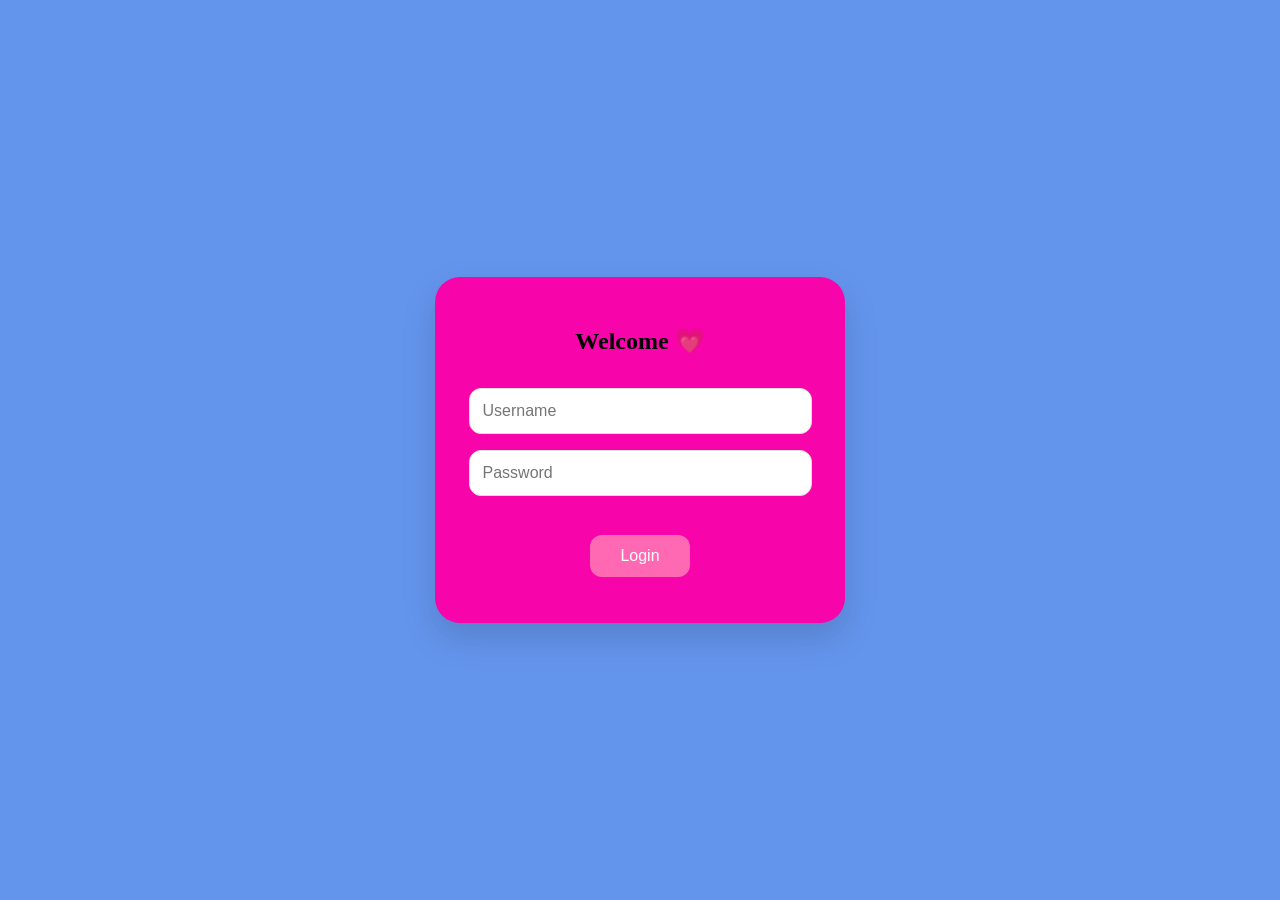
<file: index.html>
<!DOCTYPE html>
<html>
<head>
    <title>Login</title>
<link rel="stylesheet" href="index.css">
<link rel="icon" type="image/png" href="Icon.jpeg">
</head>
<body>
<div class="login-card">
    <h2>Welcome 💗</h2>
   <form id="loginForm">
    <input
        type="text"
        id="username"
        placeholder="Username">
    <input
        type="password"
        id="password"
        placeholder="Password">
    <p id="errorMessage"></p>
    <button type="submit">
        Login
    </button>
</form>

    <p id="message"></p>

</div>

    <script src="index.js"></script>
</body>
</html>
</file>
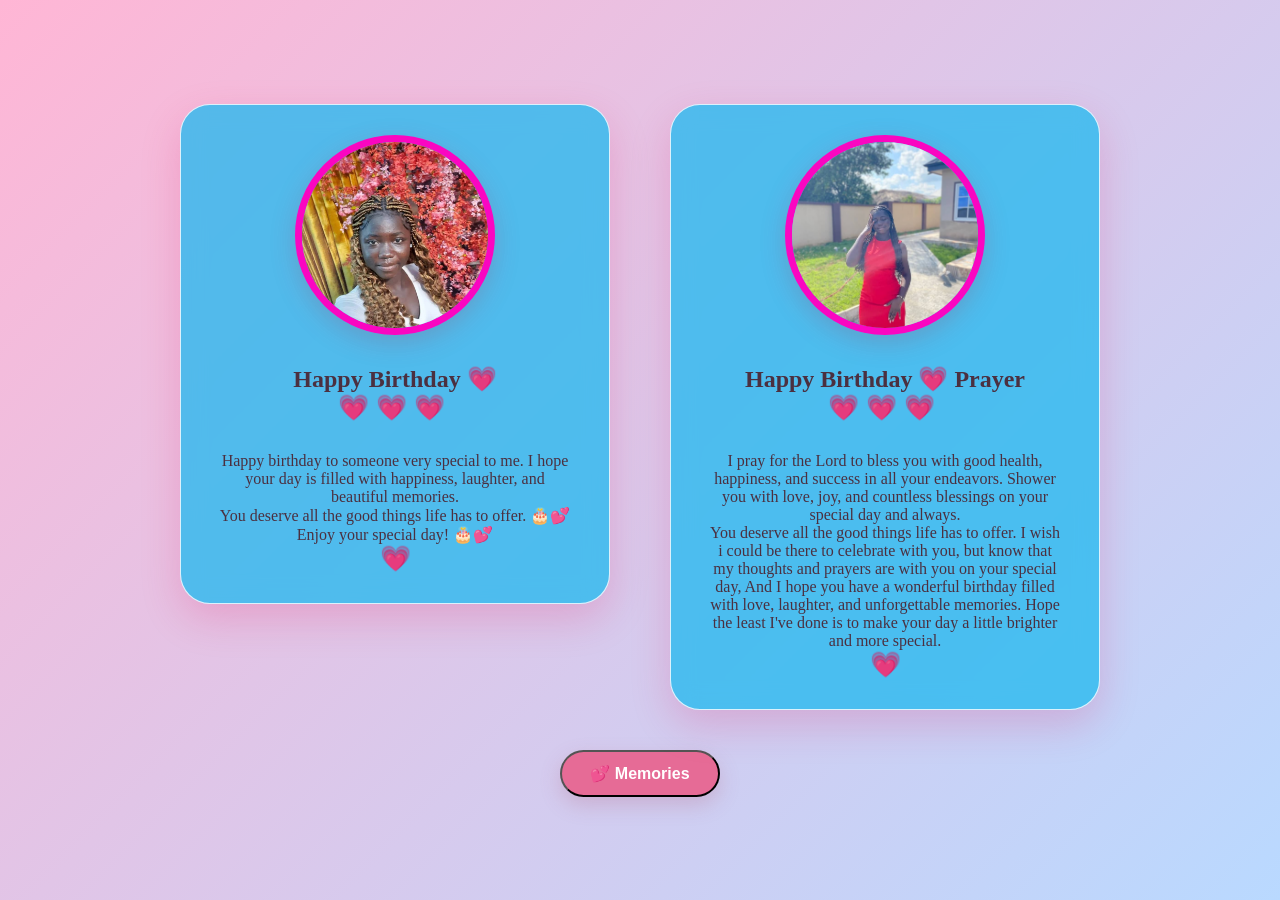
<file: home.html>
<!doctype html>
<html>
<head>
   <title>Happy Birthday!</title>
   <link rel="stylesheet" href="home.css">
   <link rel="icon" type="image/png" href="Six.jpeg">
</head>
<body>
 <div class="birthday-page">
  <div class="cards-container">

    <div class="birthday-card">
    
        <img src="One.jpeg" alt="Birthday picture" class="birthday-image">
        
        <h2>Happy Birthday 💗</h2>
        <div class="hearts">💗💗💗</div>
     <div class="message-card">
       <p>
        Happy birthday to someone very special to me.
        I hope your day is filled with happiness, laughter,
        and beautiful memories.
       </p>

       <p>
        You deserve all the good things life has to offer.
        🎂💕 Enjoy your special day! 🎂💕
       </p>
       <div class="bottom-heart">💗</div>
     </div>
    </div>
    <div class="birthday-card">
    
        <img src="Two.jpeg" alt="Birthday picture" class="birthday-image">
        
        <h2>Happy Birthday 💗 Prayer</h2>
        <div class="hearts">💗💗💗</div>
      <div class="message-card">
      <p>
        I pray for the Lord to bless you with good health, happiness, and success in all your endeavors.
        Shower you with love, joy, and countless blessings on your special day and always.
      </p>

      <p>
        You deserve all the good things life has to offer.
        I wish i could be there to celebrate with you, but know that my thoughts and prayers are with you on your special day, 
        And I hope you have a wonderful birthday filled with love, laughter, and unforgettable memories.
        Hope the least I've done is to make your day a little brighter and more special. 
      </p>
      </div>
     <div class="bottom-heart">💗</div>
      </div>
 </div>
 <button class="memories-button" onclick="window.location.href='memories.html'">
      💕 Memories
      </button>
 </div>
</body>
</file>
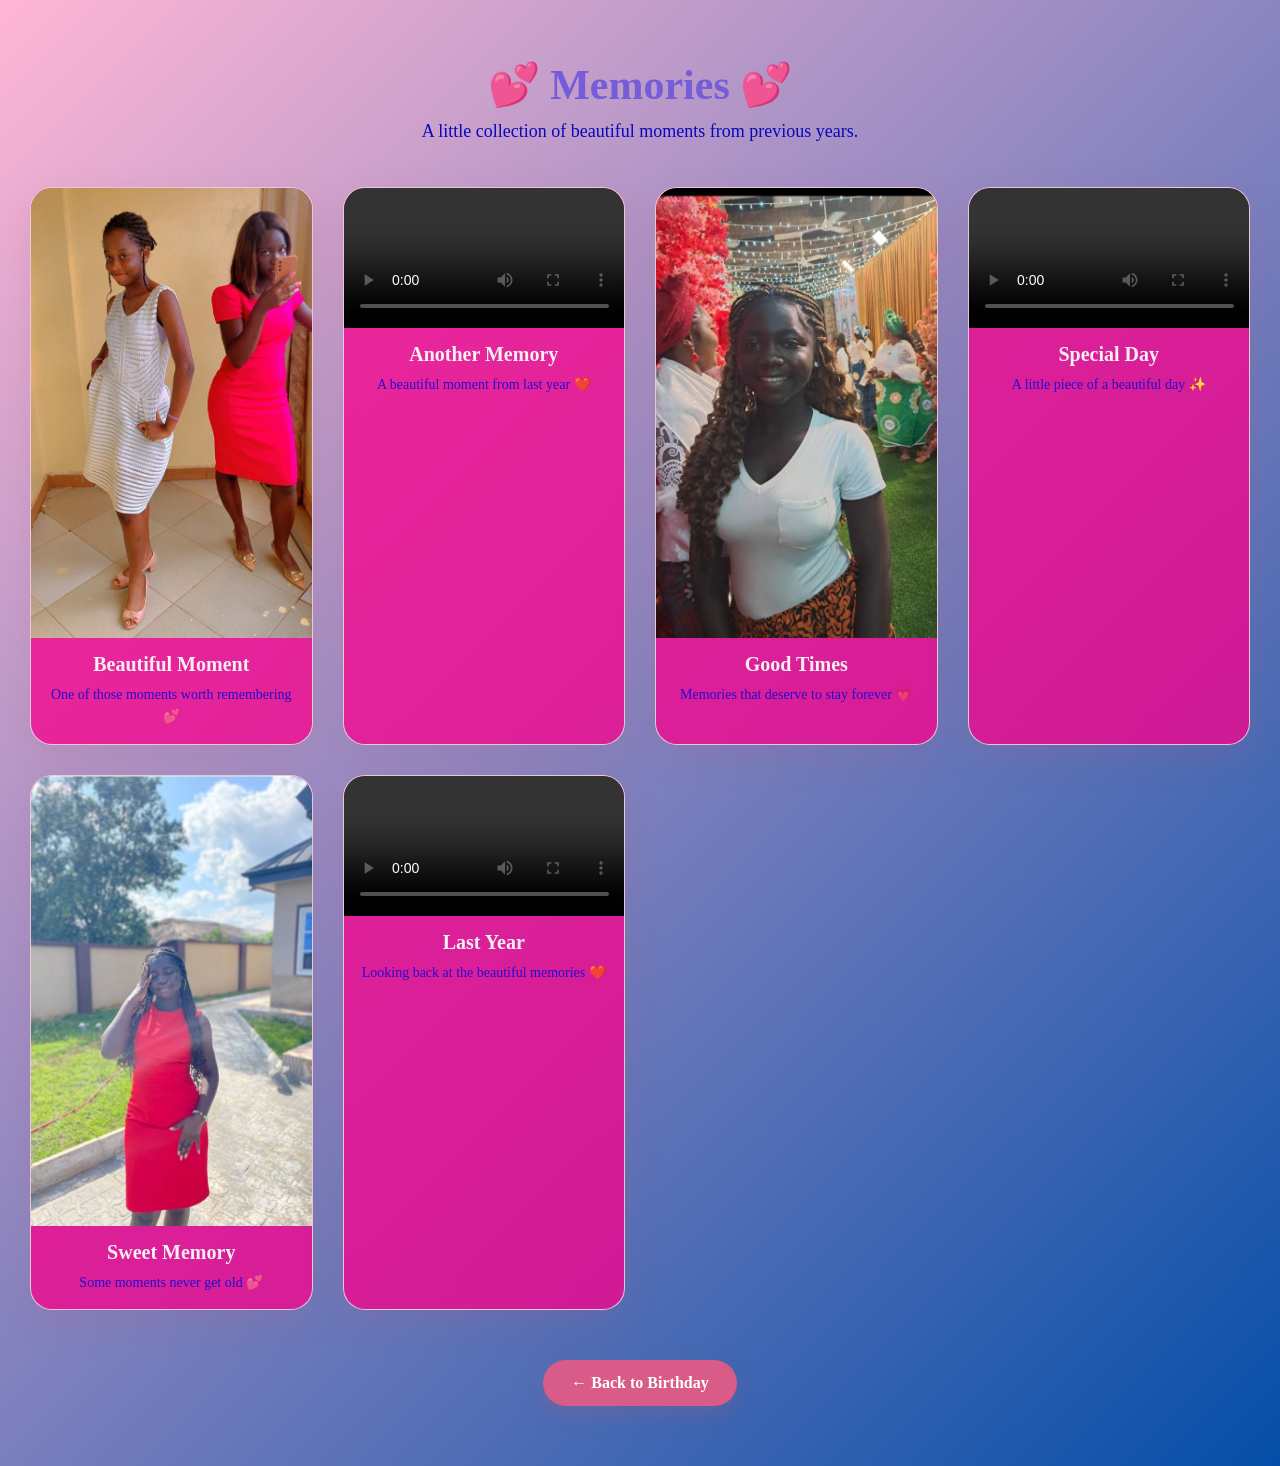
<file: memories.html>
<!DOCTYPE html>
<html lang="en">
<head>
    <meta charset="UTF-8">
    <meta name="viewport" content="width=device-width, initial-scale=1.0">

    <title>Our Memories 💕</title>

    <link rel="icon" type="image/png" href="Eight.jpeg">
    <link rel="stylesheet" href="memories.css">
</head>
<body>
    <main class="memories-page">
        <h1>💕 Memories 💕</h1>
        <p class="intro">
            A little collection of beautiful moments from previous years.
        </p>
        <!-- MEMORY GALLERY -->
        <section class="memory-gallery">

            <div class="memory-card">
                <img src="Six.jpeg" alt="Memory 1">
                <div class="memory-info">
                    <h2>Beautiful Moment</h2>
                    <p>One of those moments worth remembering 💕</p>
                </div>
            </div>


            <div class="memory-card">
                <video src="Four.mp4" alt="Memory 2" controls></video>
                <div class="memory-info">
                    <h2>Another Memory</h2>
                    <p>A beautiful moment from last year ❤️</p>
                </div>
            </div>


            <div class="memory-card">
                <img src="Five.jpeg" alt="Memory 3">
                <div class="memory-info">
                    <h2>Good Times</h2>
                    <p>Memories that deserve to stay forever 💗</p>
                </div>
            </div>


            <div class="memory-card">
                <video src="Three.mp4" alt="Memory 4" controls></video>
                <div class="memory-info">
                    <h2>Special Day</h2>
                    <p>A little piece of a beautiful day ✨</p>
                </div>
            </div>


            <div class="memory-card">
                <img src="Eight.jpeg" alt="Memory 5">
                <div class="memory-info">
                    <h2>Sweet Memory</h2>
                    <p>Some moments never get old 💕</p>
                </div>
            </div>
            <div class="memory-card">
                <video src="Seven.mp4" alt="Memory 6" controls></video>
                <div class="memory-info">
                    <h2>Last Year</h2>
                    <p>Looking back at the beautiful memories ❤️</p>
                </div>
            </div>
        </section>
        <a href="home.html" class="back-button">
            ← Back to Birthday
        </a>
    </main>
</body>
</html>
</file>
<file: index.css>
body {
    margin: 0;
    min-height: 100vh;

    display: flex;
    justify-content: center;
    align-items: center;

    background: #6495ED;
}

.login-card {
    width: 80%;
    max-width: 350px;

    padding: 30px;

    background: rgb(247, 5, 170);
    border-radius: 25px;

    box-shadow: 0 15px 35px rgba(0, 0, 0, 0.15);

    text-align: center;
}

.login-card h2 {
    margin-bottom: 25px;
}

.login-card input {
    width: 90%;
    padding: 13px;
    margin: 8px 0;

    border: 1px solid #ddd;
    border-radius: 12px;

    font-size: 16px;
}

.login-card button {
    margin-top: 15px;
    padding: 12px 30px;

    border: none;
    border-radius: 12px;

    background: #ff69b4;
    color: white;

    font-size: 16px;
    cursor: pointer;
}
a {
    text-decoration: none;
    color: #9669ff;
}
#error-message {
    display: none;
    font-size: 14px;
    color: red;
    margin-top: 10px;
}
</file>
<file: home.css>
/* =================================
   BASIC RESET
================================= */

* {
    margin: 0;
    padding: 0;
    box-sizing: border-box;
}


/* =================================
   BODY
================================= */

body {
    min-height: 100vh;

    font-family: Georgia, "Times New Roman", serif;

    background: linear-gradient(
        135deg,
        #ffb6d5,
        #b9d9ff
    );

    display: flex;
    justify-content: center;
    align-items: center;
    padding: 50px 30px;
    color: #4b3040;
}


/* =================================
   CARDS CONTAINER
================================= */

.cards-container {

    width: 100%;
    max-width: 1000px;
    display: flex;
    justify-content: center;
    align-items: flex-start;
    /*
       This puts the two cards
       beside each other.
    */
    gap: 60px;
    /*
       Allows the cards to move
       to another line if necessary.
    */
    flex-wrap: nowrap;
}


/* =================================
   BIRTHDAY CARD
================================= */

.birthday-card {

    width: 430px;
    min-height: 500px;
    background: rgba(30, 184, 239, 0.75);
    border: 1px solid rgba(255, 255, 255, 0.8);
    border-radius: 30px;
    padding: 30px 35px;
    text-align: center;
    box-shadow:
        0 15px 40px rgba(235, 5, 82, 0.18);

    backdrop-filter: blur(12px);
    -webkit-backdrop-filter: blur(12px);
    transition:
        transform 0.3s ease,
        box-shadow 0.3s ease;
}


/* =================================
   CARD HOVER
================================= */

.birthday-card:hover {

    transform: translateY(-8px);
    box-shadow:
        0 20px 50px rgba(180, 90, 120, 0.25);
}


/* =================================
   BIRTHDAY IMAGE
================================= */

.birthday-image {

    width: 200px;
    height: 200px;
    object-fit: cover;
    border-radius: 50%;
    display: block;
    margin: 0 auto 30px;
    border: 7px solid rgb(250, 6, 193);
    box-shadow:
        0 8px 25px rgba(150, 70, 100, 0.25);
}


/* =================================
   HEADING
================================= */

.birthday-card h1 {
    font-size: 34px;
    color: #d95c88;
    margin-bottom: 10px;
}


/* =================================
   HEARTS
================================= */

.hearts {
    font-size: 25px;
    color: #e66b96;
    margin-bottom: 30px;
    letter-spacing: 7px;
}


/* =================================
   MESSAGE
================================= */

.message {
    font-size: 18px;
    line-height: 1.9;
    color: #634653;
    margin-bottom: 25px;
}


.message p {
    margin-bottom: 20px;
}


/* =================================
   BOTTOM HEART
================================= */

.bottom-heart {
    font-size: 25px;
    color: #d95c88;
}

/* =================================
   SECOND CARD
================================= */


/* =================================
   TABLET / MOBILE
================================= */

@media (max-width: 750px) {

    body {

        padding: 40px 20px;

        align-items: flex-start;
    }


    .cards-container {

        /*
           On smaller screens,
           cards become vertical.
        */
        flex-direction: column;

        align-items: center;

        gap: 45px;
    }


    .birthday-card {

        width: min(100%, 380px);
        min-height: auto;
    }


    .birthday-card:nth-child(2) {

        margin-top: 0;
    }
}


/* =================================
   SMALL PHONES
================================= */

@media (max-width: 400px) {

    body {

        padding: 30px 15px;
    }


    .birthday-card {

        width: 100%;

        padding: 25px 20px;
    }


    .birthday-image {

        width: 200px;

        height: 200px;
    }


    .birthday-card h1 {

        font-size: 24px;
    }


    .message {

        font-size: 14px;
    }
}
.memories-button {
    margin-top: 40px;
    padding: 12px 28px;
    background-color: #e66b96;
    color: #fff;
    border-radius: 30px;
    text-decoration: none;
    font-size: 16px;
    font-weight: bold;
    box-shadow: 0 8px 20px rgba(180, 90, 120, 0.25);
    transition: 0.3s ease;
}
.memories-button:hover {
    transform: translateY(-3px);
    background-color: #c94b78;
    box-shadow: 0 12px 25px rgba(180, 90, 120, 0.35);
}
.birthday-page{
    width: 100%;
    display: flex;
    flex-direction: column;
    align-items: center;
}
</file>
<file: memories.css>
* {
    margin: 0;
    padding: 0;
    box-sizing: border-box;
}


body {
    min-height: 100vh;

    font-family: Georgia, "Times New Roman", serif;

    background: linear-gradient(
        135deg,
        #ffb6d5,
        #054ea8
    );

    padding: 60px 30px;

    color: #4b3040;
}


/* MAIN PAGE */

.memories-page {
    width: 100%;
    max-width: 1400px;
    margin: auto;

    text-align: center;
}


/* HEADING */

.memories-page h1 {
    font-size: 42px;
    color: #755cd9;

    margin-bottom: 12px;
}


.intro {
    font-size: 18px;

    color: #0808ba;

    margin-bottom: 45px;
}


/* MEMORY GRID */

.memory-gallery {
    width: 100%;

    display: grid;

    grid-template-columns: repeat(4, 1fr);

    gap: 30px;

    align-items: stretch;
}


/* MEMORY CARD */

.memory-card {
    background: rgba(245, 4, 141, 0.78);

    border: 1px solid rgba(231, 232, 226, 0.85);

    border-radius: 22px;

    overflow: hidden;

    box-shadow:
        0 12px 35px rgba(180, 90, 120, 0.18);

    backdrop-filter: blur(12px);
    -webkit-backdrop-filter: blur(12px);

    display: flex;
    flex-direction: column;

    transition:
        transform 0.3s ease,
        box-shadow 0.3s ease;
}


/* IMAGE */

.memory-card img {
    width: 100%;

    height: 450px;

    object-fit: cover;

    display: block;
}


/* TEXT UNDER IMAGE */

.memory-info {
    padding: 15px;
    flex: 0 0 auto;
}


.memory-info h2 {
    font-size: 20px;

    color: #f5eff1;

    margin-bottom: 8px;
}


.memory-info p {
    font-size: 14px;

    line-height: 1.6;

    color: #230cd1;
}


/* CARD HOVER */

.memory-card:hover {
    transform: translateY(-8px);

    box-shadow:
        0 18px 40px rgba(180, 90, 120, 0.28);
}


/* BACK BUTTON */

.back-button {
    display: inline-block;

    margin-top: 50px;

    padding: 14px 28px;

    background: #d95c88;

    color: white;

    text-decoration: none;

    border-radius: 30px;

    font-size: 16px;

    font-weight: bold;

    box-shadow:
        0 8px 20px rgba(180, 90, 120, 0.25);

    transition: 0.3s ease;
}


.back-button:hover {
    transform: translateY(-3px);

    background: #c94b78;
}


/* TABLET */

@media (max-width: 1100px) {

    .memory-gallery {
        grid-template-columns: repeat(3, 1fr);
    }

}


/* PHONE */

@media (max-width: 750px) {

    body {
        padding: 40px 20px;
    }


    .memories-page h1 {
        font-size: 34px;
    }


    .memory-gallery {
        grid-template-columns: repeat(2, 1fr);

        gap: 20px;
    }


    .memory-card img {
        height: 200px;
    }

}


/* SMALL PHONE */

@media (max-width: 500px) {

    .memory-gallery {
        grid-template-columns: 1fr;
    }


    .memory-card img {
        height: 250px;
    }

}
</file>
